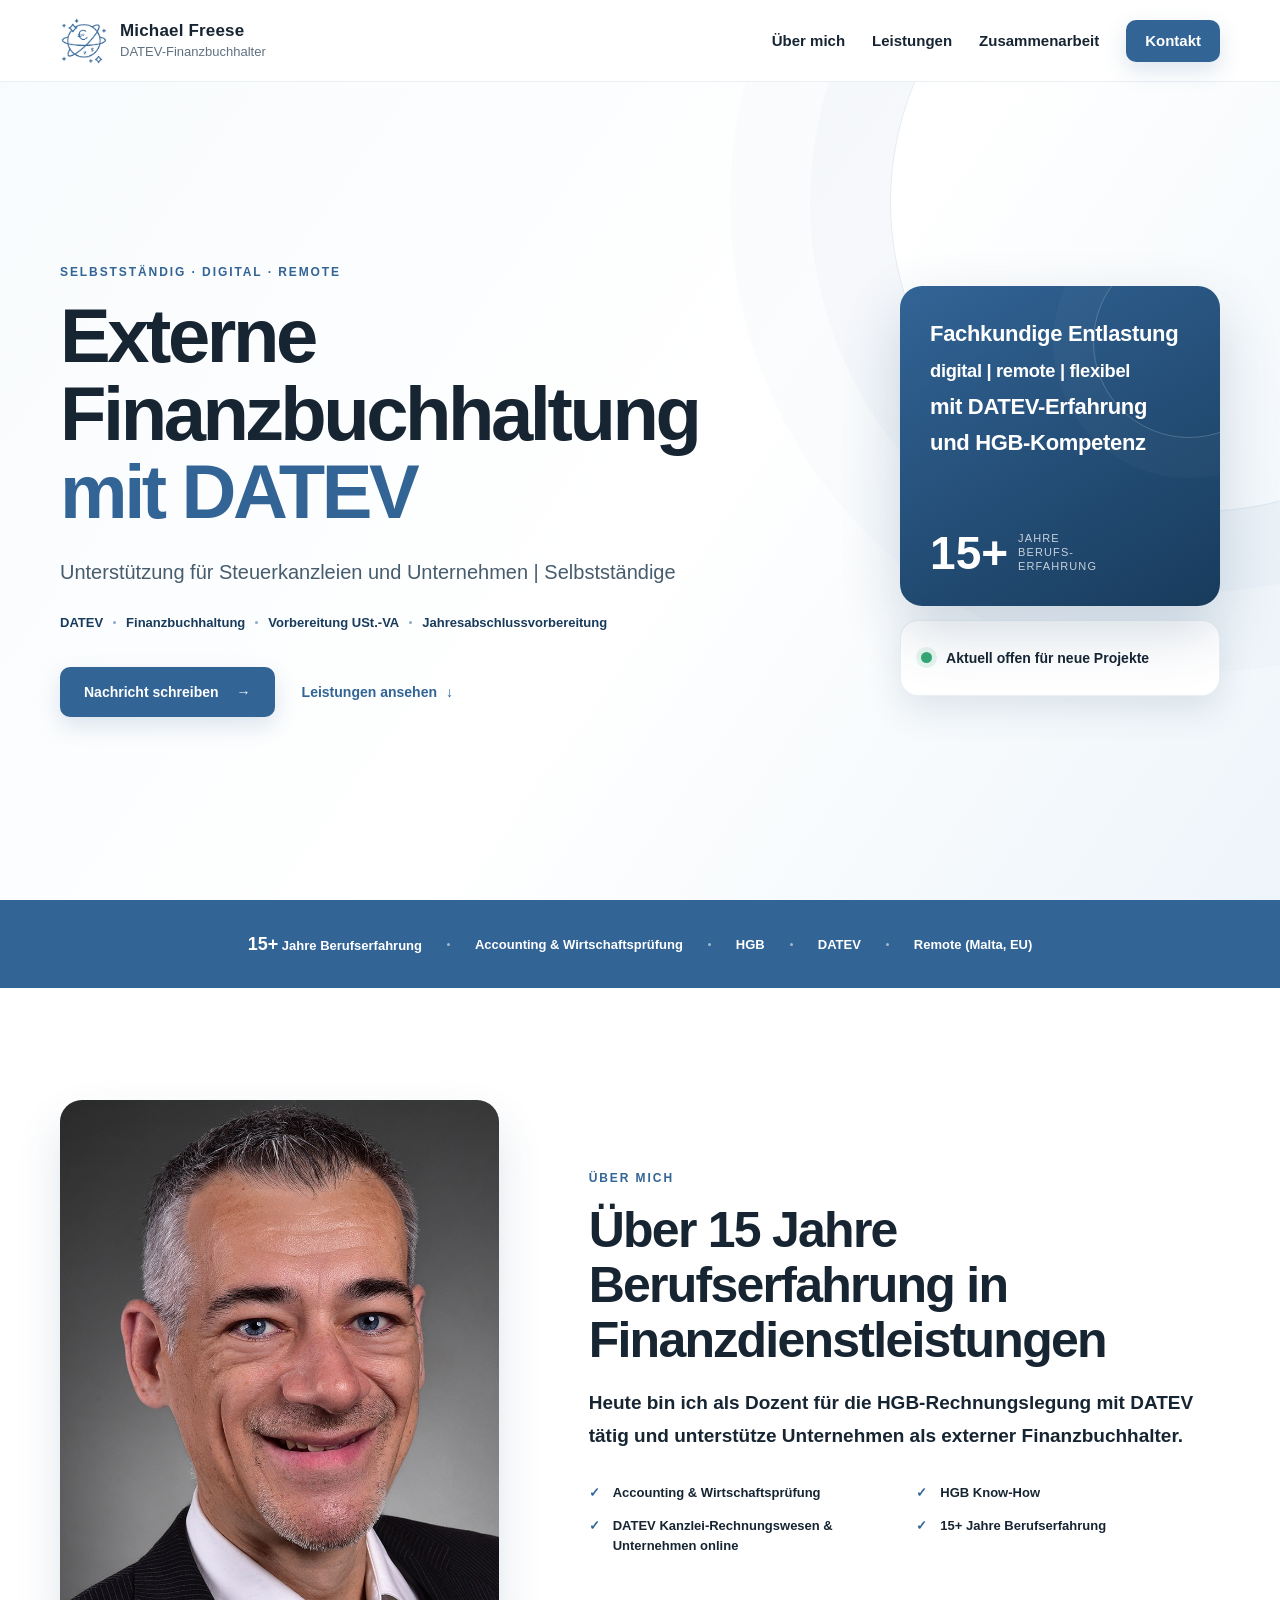
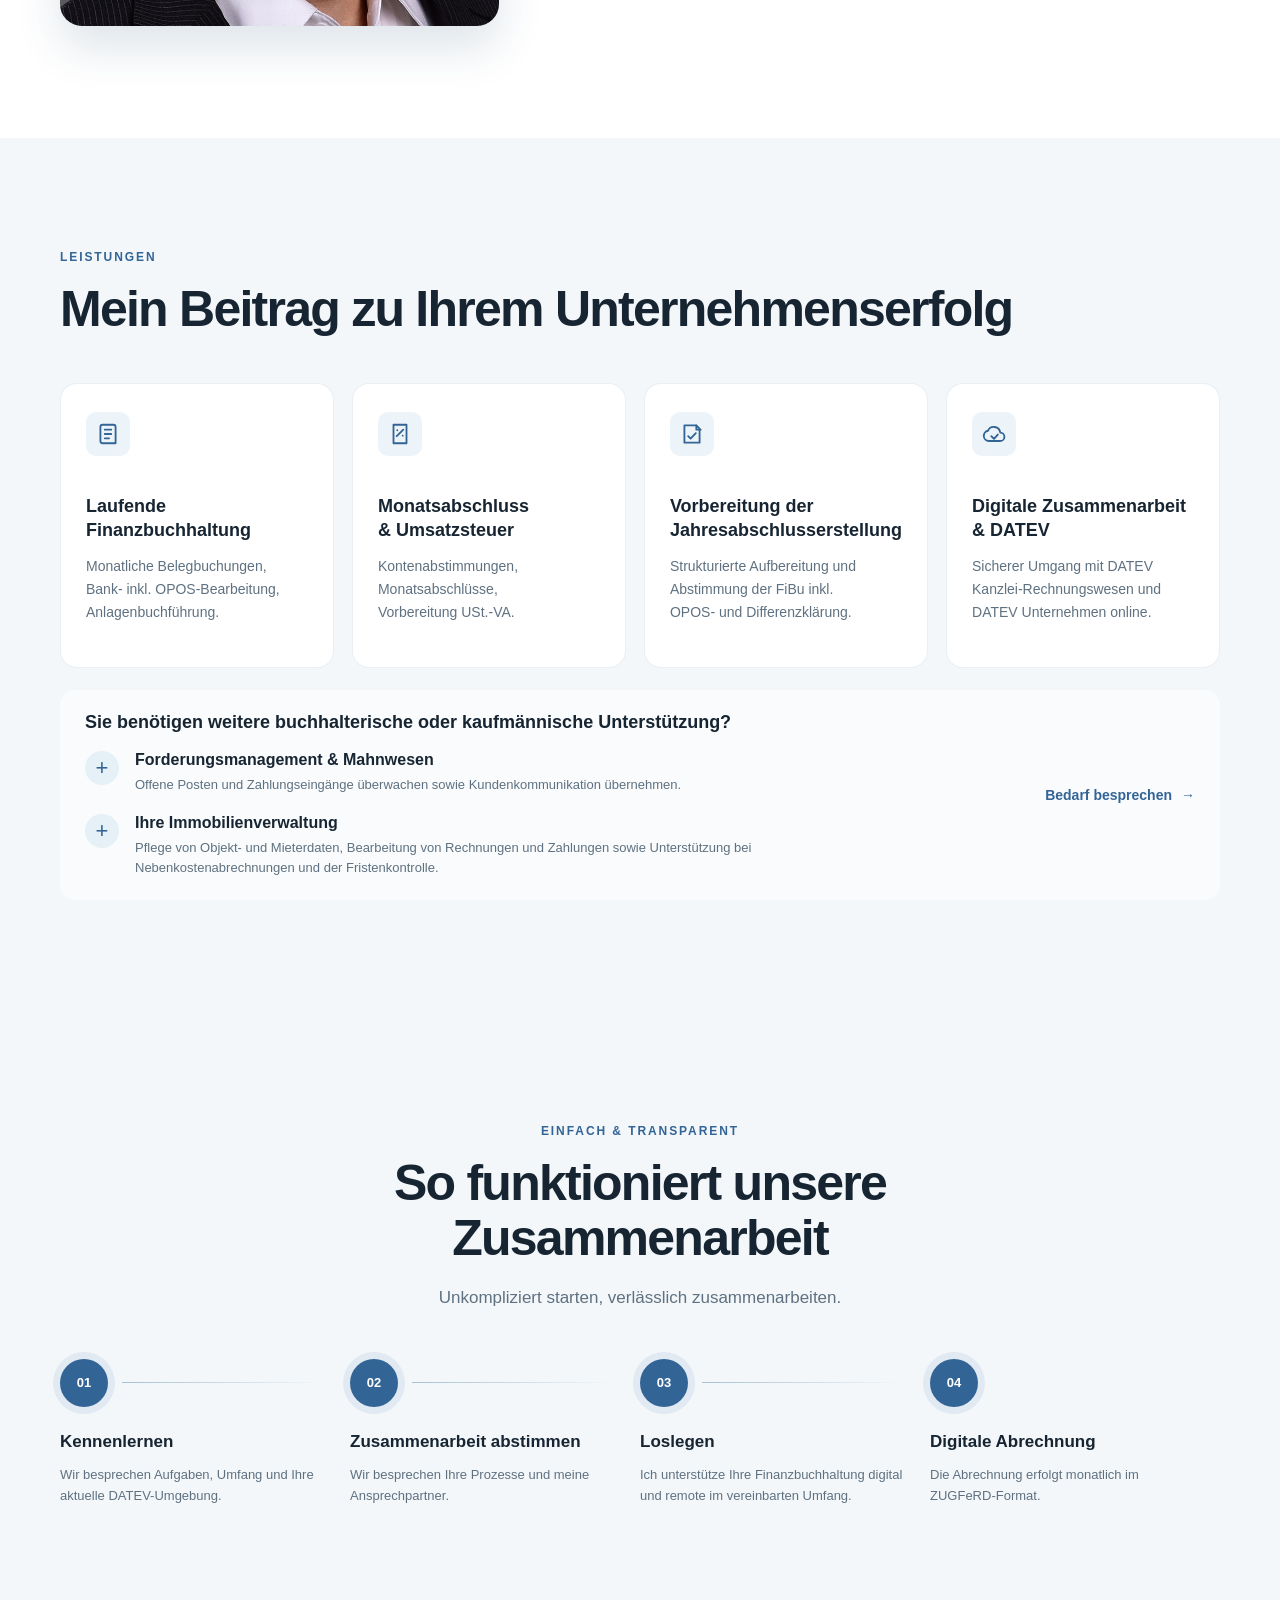
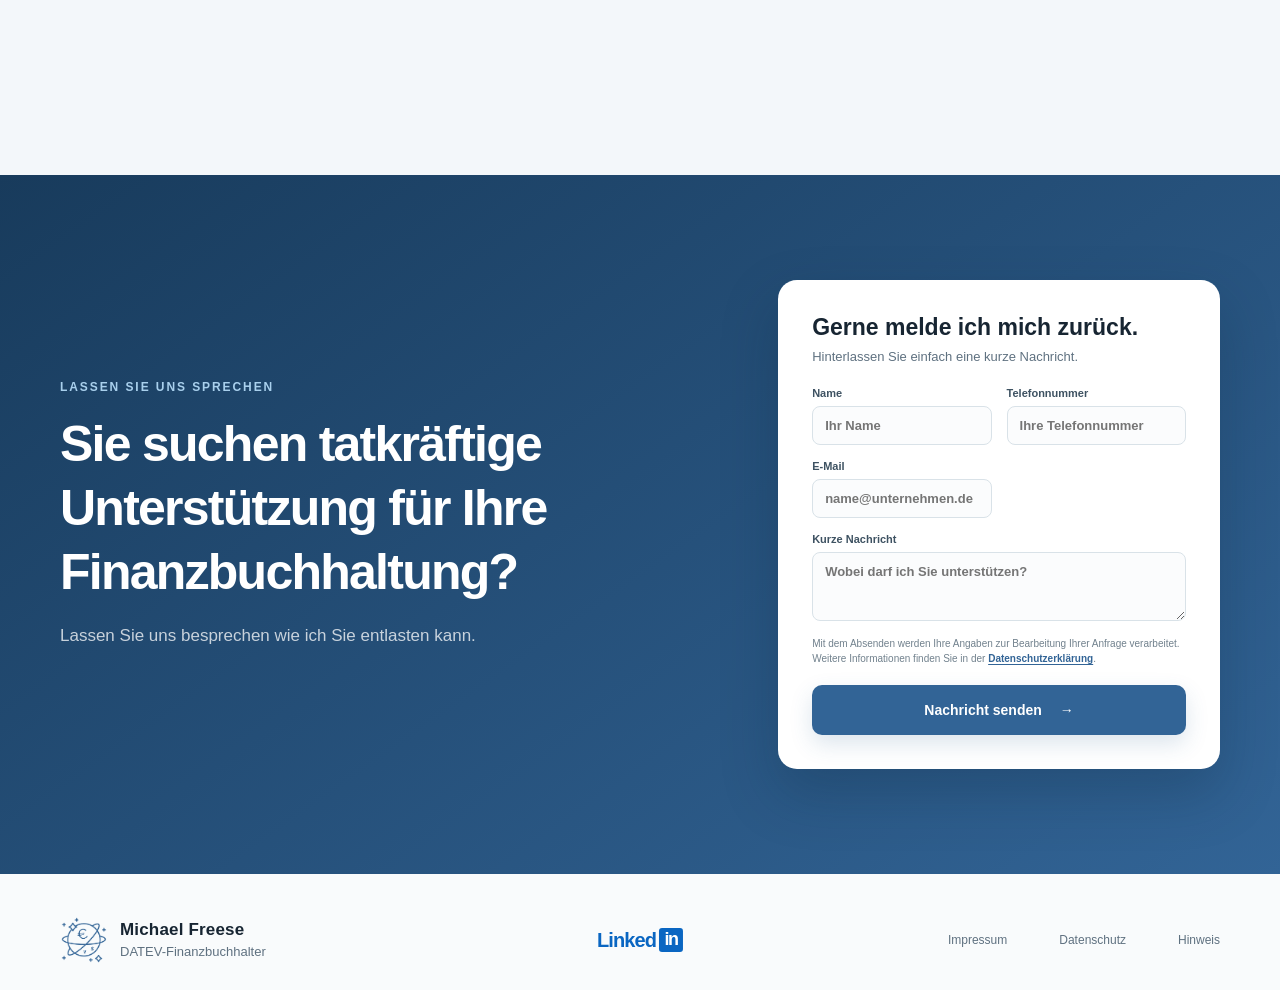
<file: index.html>
<!doctype html>
<html lang="de">
<head>
    <meta charset="utf-8">
  <meta name="viewport" content="width=device-width, initial-scale=1">
  <title>Michael Freese – DATEV-Finanzbuchhaltung</title>
  <meta name="description" content="Externe Finanzbuchhaltung mit DATEV – selbstständig, digital, remote und flexibel.">
  <link rel="icon" href="/favicon.ico">
  <link rel="stylesheet" href="styles.css">
  <style>
    #contact-form .button {
      box-sizing: border-box;
      border: 2px solid transparent;
      white-space: normal;
      text-align: center;
    }
    #contact-form .button[data-state="success"],
    #contact-form .button[data-state="success"]:hover {
      background: #edf4fa;
      color: #274f78;
      border-color: #274f78;
      opacity: 1;
      cursor: default;
      transform: none;
    }
    #contact-form .button[data-state="error"],
    #contact-form .button[data-state="error"]:hover {
      background: #fff0f0;
      color: #b42332;
      border-color: #b42332;
      opacity: 1;
      transform: none;
    }
    #contact-form .button[data-state="sending"] {
      opacity: 1;
      cursor: wait;
    }
    #contact-form .button-status-content {
      display: flex;
      justify-content: center;
      align-items: center;
      gap: 12px;
      width: 100%;
    }
    #contact-form .button-status-icon {
      display: inline-flex;
      justify-content: center;
      align-items: center;
      flex: 0 0 22px;
      width: 22px;
      height: 22px;
      box-sizing: border-box;
      border: 2px solid currentColor;
      border-radius: 50%;
      font-size: 15px;
      font-weight: 700;
      line-height: 1;
    }
    #contact-form .form-status {
      position: absolute;
      width: 1px;
      height: 1px;
      padding: 0;
      margin: -1px;
      overflow: hidden;
      clip: rect(0, 0, 0, 0);
      clip-path: inset(50%);
      white-space: nowrap;
      border: 0;
    }
  </style>
</head>
<body>
  <main>
    <header class="site-header">
      <a class="brand" href="#start" aria-label="Michael Freese – Startseite">
        <img class="brand-logo" src="michael-freese-logo.png" alt="" width="52" height="52">
        <span class="brand-copy"><strong>Michael Freese</strong><small>DATEV-Finanzbuchhalter</small></span>
      </a>
      <nav class="desktop-nav" aria-label="Hauptnavigation">
        <a href="#ueber-mich">Über mich</a>
        <a href="#leistungen">Leistungen</a>
        <a href="#zusammenarbeit">Zusammenarbeit</a>
        <a class="button button-small" href="#kontakt">Kontakt</a>
      </nav>
      <details class="mobile-nav">
        <summary aria-label="Menü öffnen"><span></span><span></span><span></span></summary>
        <div class="mobile-menu">
          <a href="#ueber-mich">Über mich</a>
          <a href="#leistungen">Leistungen</a>
          <a href="#zusammenarbeit">Zusammenarbeit</a>
          <a class="button" href="#kontakt">Kontakt</a>
        </div>
      </details>
    </header>

    <section class="hero" id="start">
      <div class="hero-glow" aria-hidden="true"></div>
      <div class="container hero-grid">
        <div class="hero-copy">
          <p class="eyebrow">Selbstständig · Digital · Remote</p>
          <h1>Externe Finanzbuchhaltung <span>mit DATEV</span></h1>
          <p class="hero-lead"><span class="hero-lead-main">Unterstützung für Steuerkanzleien und Unternehmen | Selbstständige</span></p>
          <div class="expertise-row" aria-label="Kernkompetenzen">
            <span>DATEV</span><i></i>
            <span>Finanzbuchhaltung</span><i></i>
            <span>Vorbereitung USt.-VA</span><i></i>
            <span>Jahresabschlussvorbereitung</span>
          </div>
          <div class="hero-actions">
            <a class="button" href="#kontakt">Nachricht schreiben <b aria-hidden="true">→</b></a>
            <a class="text-link" href="#leistungen">Leistungen ansehen <span>↓</span></a>
          </div>
        </div>

        <div class="hero-side">
          <aside class="hero-panel" aria-label="Leistungsversprechen">
            <p>Fachkundige Entlastung<br><small>digital | remote | flexibel</small><br>mit DATEV-Erfahrung<br>und HGB-Kompetenz</p>
            <div class="panel-seal"><span>15+</span><small>JAHRE<br>BERUFS-<br>ERFAHRUNG</small></div>
          </aside>
          <div class="capacity-card">
            <div class="availability"><span class="status-dot"></span><div><strong>Aktuell offen für neue Projekte</strong></div></div>
          </div>
        </div>
      </div>
    </section>

    <div class="trust-strip" id="ueber-mich">
      <div class="container">
        <span><b>15+</b> Jahre Berufserfahrung</span><i></i>
        <span>Accounting &amp; Wirtschaftsprüfung</span><i></i>
        <span>HGB</span><i></i>
        <span>DATEV</span><i></i>
        <span>Remote (Malta, EU)</span>
      </div>
    </div>

    <section class="section about">
      <div class="container about-grid">
        <figure class="portrait">
          <img src="michael-freese-portrait.jpg" alt="Michael Freese, selbstständiger DATEV-Finanzbuchhalter" width="799" height="1074">
        </figure>
        <div class="about-copy">
          <p class="eyebrow">Über mich</p>
          <h2>Über 15 Jahre Berufserfahrung in Finanzdienstleistungen</h2>
          <p class="about-lead">Heute bin ich als Dozent für die HGB-Rechnungslegung mit DATEV tätig und unterstütze Unternehmen als externer Finanzbuchhalter.</p>
          <div class="skill-list">
            <span>Accounting &amp; Wirtschaftsprüfung</span>
            <span>HGB Know-How</span>
            <span>DATEV Kanzlei-Rechnungswesen &amp; Unternehmen online</span>
            <span>15+ Jahre Berufserfahrung</span>
          </div>
        </div>
      </div>
    </section>

    <section class="section section-light" id="leistungen">
      <div class="container">
        <div class="section-heading service-heading">
          <p class="eyebrow">Leistungen</p>
          <h2>Mein Beitrag zu Ihrem Unternehmenserfolg</h2>
        </div>

        <div class="service-grid">
          <article class="service-card">
            <svg aria-hidden="true" class="service-icon" viewBox="0 0 24 24" fill="none" stroke="currentColor" stroke-width="1.7" stroke-linecap="round" stroke-linejoin="round"><path d="M7 3.5h10a2 2 0 0 1 2 2v15H7a2 2 0 0 1-2-2v-13a2 2 0 0 1 2-2Z"></path><path d="M9 8h6M9 12h6M9 16h4"></path></svg>
            <h3>Laufende Finanzbuchhaltung</h3>
            <p><span class="service-line">Monatliche Belegbuchungen,</span><span class="service-line">Bank- inkl. OPOS-Bearbeitung,</span><span class="service-line">Anlagenbuchführung.</span></p>
          </article>

          <article class="service-card">
            <svg aria-hidden="true" class="service-icon" viewBox="0 0 24 24" fill="none" stroke="currentColor" stroke-width="1.7" stroke-linecap="round" stroke-linejoin="round"><path d="M6 3.5h12v17H6z"></path><path d="m9 14 6-6M9.5 8.5h.01M14.5 13.5h.01"></path></svg>
            <h3>Monatsabschluss<br>&amp; Umsatzsteuer</h3>
            <p>Kontenabstimmungen, Monatsabschlüsse, <span class="nowrap">Vorbereitung USt.-VA.</span></p>
          </article>

          <article class="service-card">
            <svg aria-hidden="true" class="service-icon" viewBox="0 0 24 24" fill="none" stroke="currentColor" stroke-width="1.7" stroke-linecap="round" stroke-linejoin="round"><path d="M5 4h11l3 3v13H5z"></path><path d="M16 4v4h4M8.5 14l2.2 2.2 4.8-5"></path></svg>
            <h3>Vorbereitung der<br>Jahresabschlusserstellung</h3>
            <p>Strukturierte Aufbereitung und Abstimmung der FiBu inkl. <span class="nowrap">OPOS- und Differenzklärung.</span></p>
          </article>

          <article class="service-card">
            <svg aria-hidden="true" class="service-icon" viewBox="0 0 24 24" fill="none" stroke="currentColor" stroke-width="1.7" stroke-linecap="round" stroke-linejoin="round"><path d="M7.2 18.5h10.4a3.9 3.9 0 0 0 .2-7.8A6 6 0 0 0 6.4 9a4.8 4.8 0 0 0 .8 9.5Z"></path><path d="m9.5 14 2.5 2.5 3.5-4"></path></svg>
            <h3>Digitale Zusammenarbeit<br>&amp; DATEV</h3>
            <p>Sicherer Umgang mit DATEV Kanzlei-Rechnungswesen und DATEV Unternehmen online.</p>
          </article>
        </div>

        <div class="support-note">
          <div class="support-items">
            <h3 class="support-heading">Sie benötigen weitere buchhalterische oder kaufmännische Unterstützung?</h3>
            <div class="support-item"><span class="mini-icon">+</span><div><h3>Forderungsmanagement &amp; Mahnwesen</h3><p>Offene Posten und Zahlungseingänge überwachen sowie Kundenkommunikation übernehmen.</p></div></div>
            <div class="support-item"><span class="mini-icon">+</span><div><h3>Ihre Immobilienverwaltung</h3><p>Pflege von Objekt- und Mieterdaten, Bearbeitung von Rechnungen und Zahlungen sowie Unterstützung bei Nebenkostenabrechnungen und der Fristenkontrolle.</p></div></div>
          </div>
          <a class="text-link" href="#kontakt">Bedarf besprechen <span>→</span></a>
        </div>
      </div>
    </section>

    <section class="section process" id="zusammenarbeit">
      <div class="container">
        <div class="section-heading centered">
          <p class="eyebrow">Einfach &amp; transparent</p>
          <h2>So funktioniert unsere Zusammenarbeit</h2>
          <p>Unkompliziert starten, verlässlich zusammenarbeiten.</p>
        </div>
        <div class="process-grid">
          <article class="process-step"><div class="step-top"><span>01</span><i aria-hidden="true"></i></div><h3>Kennenlernen</h3><p>Wir besprechen Aufgaben, Umfang und Ihre aktuelle DATEV-Umgebung.</p></article>
          <article class="process-step"><div class="step-top"><span>02</span><i aria-hidden="true"></i></div><h3>Zusammenarbeit abstimmen</h3><p>Wir besprechen Ihre Prozesse und meine Ansprechpartner.</p></article>
          <article class="process-step"><div class="step-top"><span>03</span><i aria-hidden="true"></i></div><h3>Loslegen</h3><p>Ich unterstütze Ihre Finanzbuchhaltung digital und remote im vereinbarten Umfang.</p></article>
          <article class="process-step"><div class="step-top"><span>04</span></div><h3>Digitale Abrechnung</h3><p>Die Abrechnung erfolgt monatlich im ZUGFeRD-Format.</p></article>
        </div>
      </div>
    </section>

    <section class="contact-section" id="kontakt">
      <div class="container contact-grid">
        <div class="contact-copy">
          <p class="eyebrow light">Lassen Sie uns sprechen</p>
          <h2>Sie suchen tatkräftige Unterstützung für Ihre Finanzbuchhaltung?</h2>
          <p>Lassen Sie uns besprechen wie ich Sie entlasten kann.</p>
        </div>

        <div class="callback-card">
          <h3>Gerne melde ich mich zurück.</h3>
          <p>Hinterlassen Sie einfach eine kurze Nachricht.</p>
          <form id="contact-form" action="#" method="post" onsubmit="return false;">
            <label>Name<input name="name" required maxlength="120" autocomplete="name" placeholder="Ihr Name"></label>
            <label>Telefonnummer<input name="phone" type="tel" required minlength="3" maxlength="50" autocomplete="tel" placeholder="Ihre Telefonnummer"></label>
            <label>E-Mail<input name="email" type="email" maxlength="254" autocomplete="email" placeholder="name@unternehmen.de"></label>
            <label>Kurze Nachricht<textarea name="message" rows="3" required minlength="5" maxlength="2000" placeholder="Wobei darf ich Sie unterstützen?"></textarea></label>
            <label class="form-honeypot" aria-hidden="true">Firma<input name="company" tabindex="-1" autocomplete="off"></label>
            <p class="privacy-note">Mit dem Absenden werden Ihre Angaben zur Bearbeitung Ihrer Anfrage verarbeitet. Weitere Informationen finden Sie in der <a href="datenschutz.html">Datenschutzerklärung</a>.</p>
            <button class="button" type="submit">Nachricht senden <b aria-hidden="true">→</b></button>
            <p class="form-status" role="status" aria-live="polite" aria-atomic="true"></p>
            <noscript><p>Bitte aktivieren Sie JavaScript für das Kontaktformular oder schreiben Sie an <a href="mailto:finanzkosmos@gmail.com">finanzkosmos@gmail.com</a>.</p></noscript>
          </form>
        </div>
      </div>
    </section>

    <footer class="footer" id="rechtliches">
      <div class="container footer-main" data-footer-layout="linkedin-centered">
        <a class="brand footer-brand" href="#start"><img class="brand-logo" src="michael-freese-logo.png" alt="" width="52" height="52"><span class="brand-copy"><strong>Michael Freese</strong><small>DATEV-Finanzbuchhalter</small></span></a>
        <a class="linkedin-link" href="https://www.linkedin.com/in/finance-freese/" target="_blank" rel="noopener noreferrer" aria-label="LinkedIn-Profil von Michael Freese – öffnet in einem neuen Tab"><span class="linkedin-word" aria-hidden="true">Linked</span><span class="linkedin-in" aria-hidden="true">in</span></a>
        <nav class="footer-links" aria-label="Rechtliche Informationen"><a href="impressum.html">Impressum</a><a href="datenschutz.html">Datenschutz</a><a href="hinweis.html">Hinweis</a></nav>
      </div>
    </footer>
  </main>

  <script>
    (() => {
      const form = document.getElementById("contact-form");
      const status = form.querySelector(".form-status");
      const button = form.querySelector('button[type="submit"]');
      let sending = false;
      let sent = false;

      function showButtonState(state, text) {
        button.dataset.state = state;

        const content = document.createElement("span");
        content.className = "button-status-content";

        if (state === "success" || state === "error") {
          const icon = document.createElement("span");
          icon.className = "button-status-icon";
          icon.setAttribute("aria-hidden", "true");
          icon.textContent = state === "success" ? "✓" : "!";
          content.appendChild(icon);
        }

        const label = document.createElement("span");
        label.textContent = text;
        content.appendChild(label);
        button.replaceChildren(content);

        status.textContent = text;
        button.disabled = sending || sent;
      }

      form.addEventListener("submit", async (event) => {
        event.preventDefault();
        if (sending || sent) return;

        const fields = new FormData(form);
        const payload = {};

        for (const key of ["name", "phone", "email", "message", "company"]) {
          payload[key] = String(fields.get(key) || "").trim();
        }

        if (
          !payload.name ||
          payload.name.length > 120 ||
          payload.phone.length < 3 ||
          payload.phone.length > 50 ||
          payload.message.length < 5 ||
          payload.message.length > 2000 ||
          (payload.email && (
            payload.email.length > 254 ||
            !/^[^\s@]+@[^\s@]+\.[^\s@]+$/.test(payload.email)
          ))
        ) {
          showButtonState("error", "Bitte Eingaben prüfen");
          return;
        }

        sending = true;
        form.setAttribute("aria-busy", "true");
        showButtonState("sending", "Nachricht wird gesendet …");

        const controller = new AbortController();
        const timeout = setTimeout(() => controller.abort(), 20000);

        try {
          const response = await fetch(
            "https://remote-accountant-contact.freese-michael.workers.dev/api/contact",
            {
              method: "POST",
              credentials: "omit",
              headers: { "Content-Type": "application/json" },
              body: JSON.stringify(payload),
              signal: controller.signal
            }
          );

          const result = await response.json();

          if (!response.ok || result.ok !== true) {
            throw new Error("Versand fehlgeschlagen");
          }

          sent = true;
          form.reset();
          showButtonState("success", "Nachricht erfolgreich gesendet");
        } catch {
          showButtonState("error", "Versand fehlgeschlagen");
        } finally {
          clearTimeout(timeout);
          sending = false;
          button.disabled = sent;
          form.removeAttribute("aria-busy");
        }
      });
    })();
  </script>
</body>
</html>
</file>
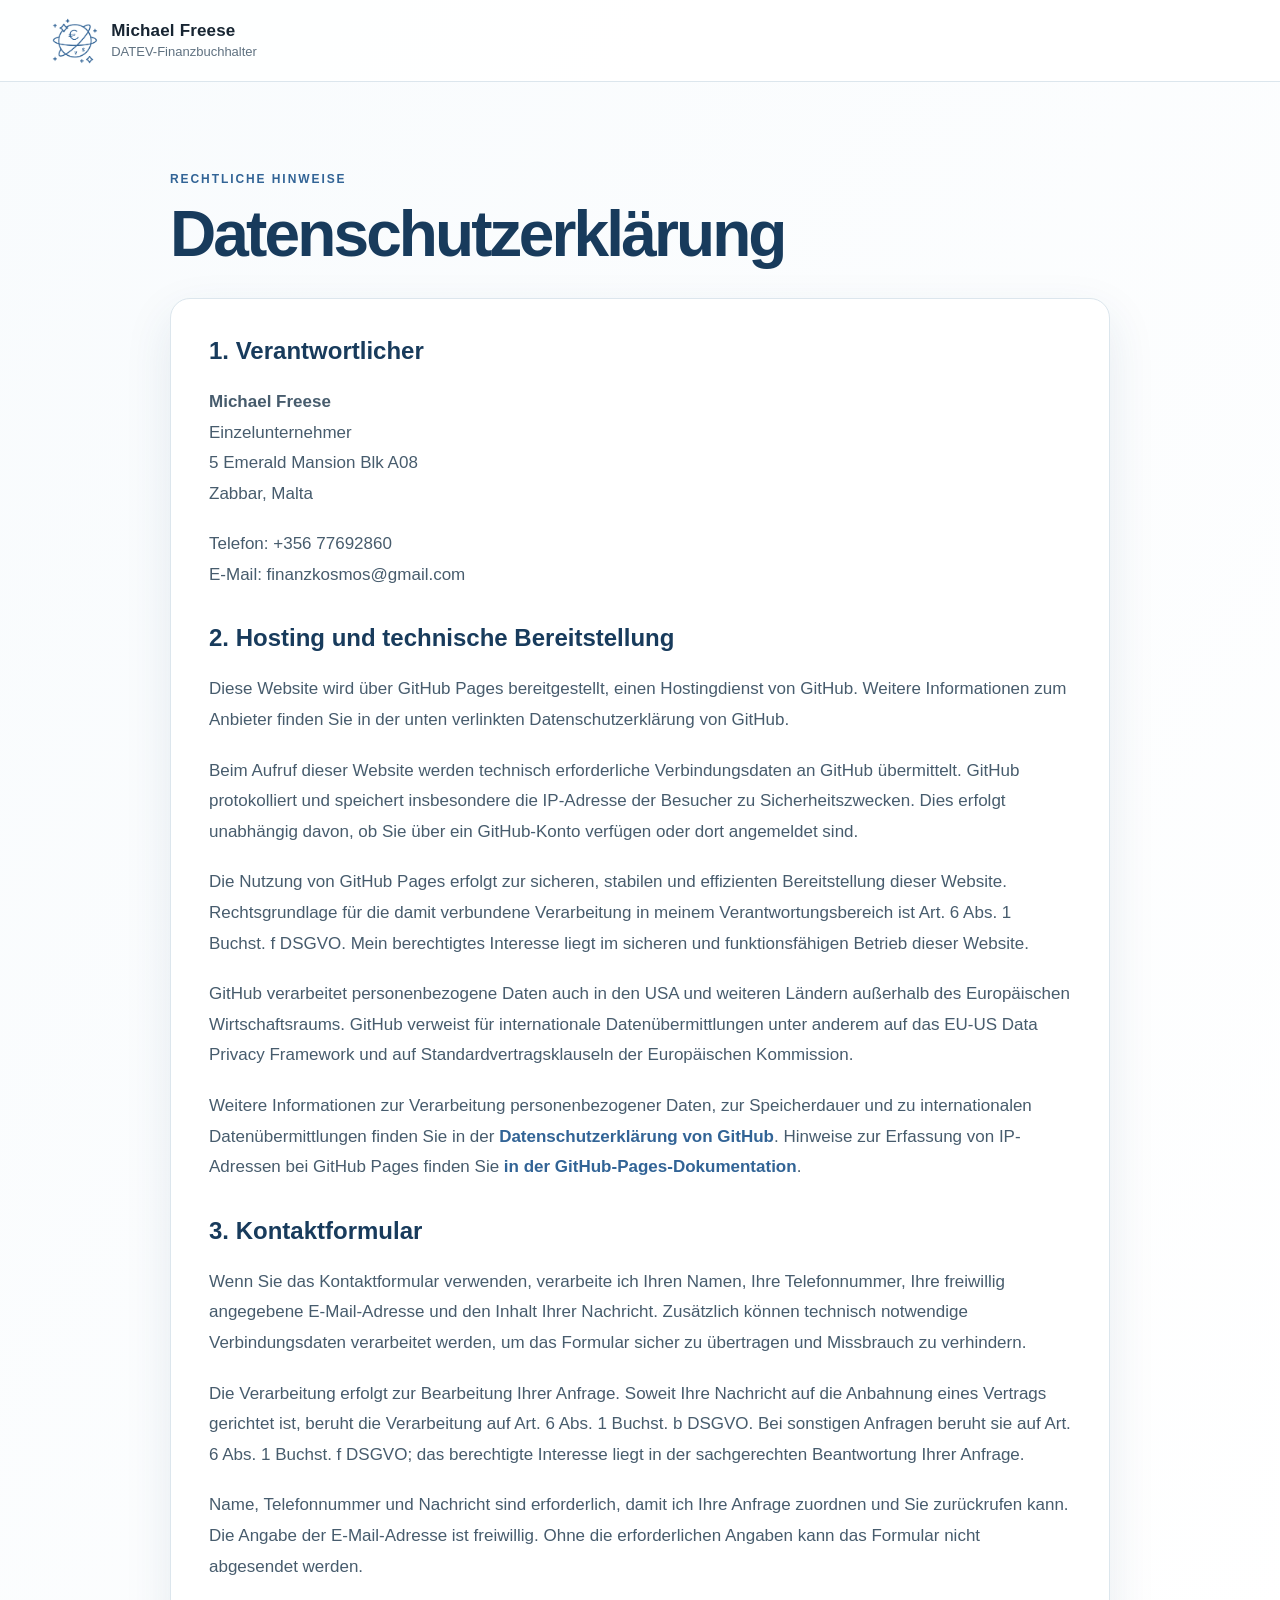
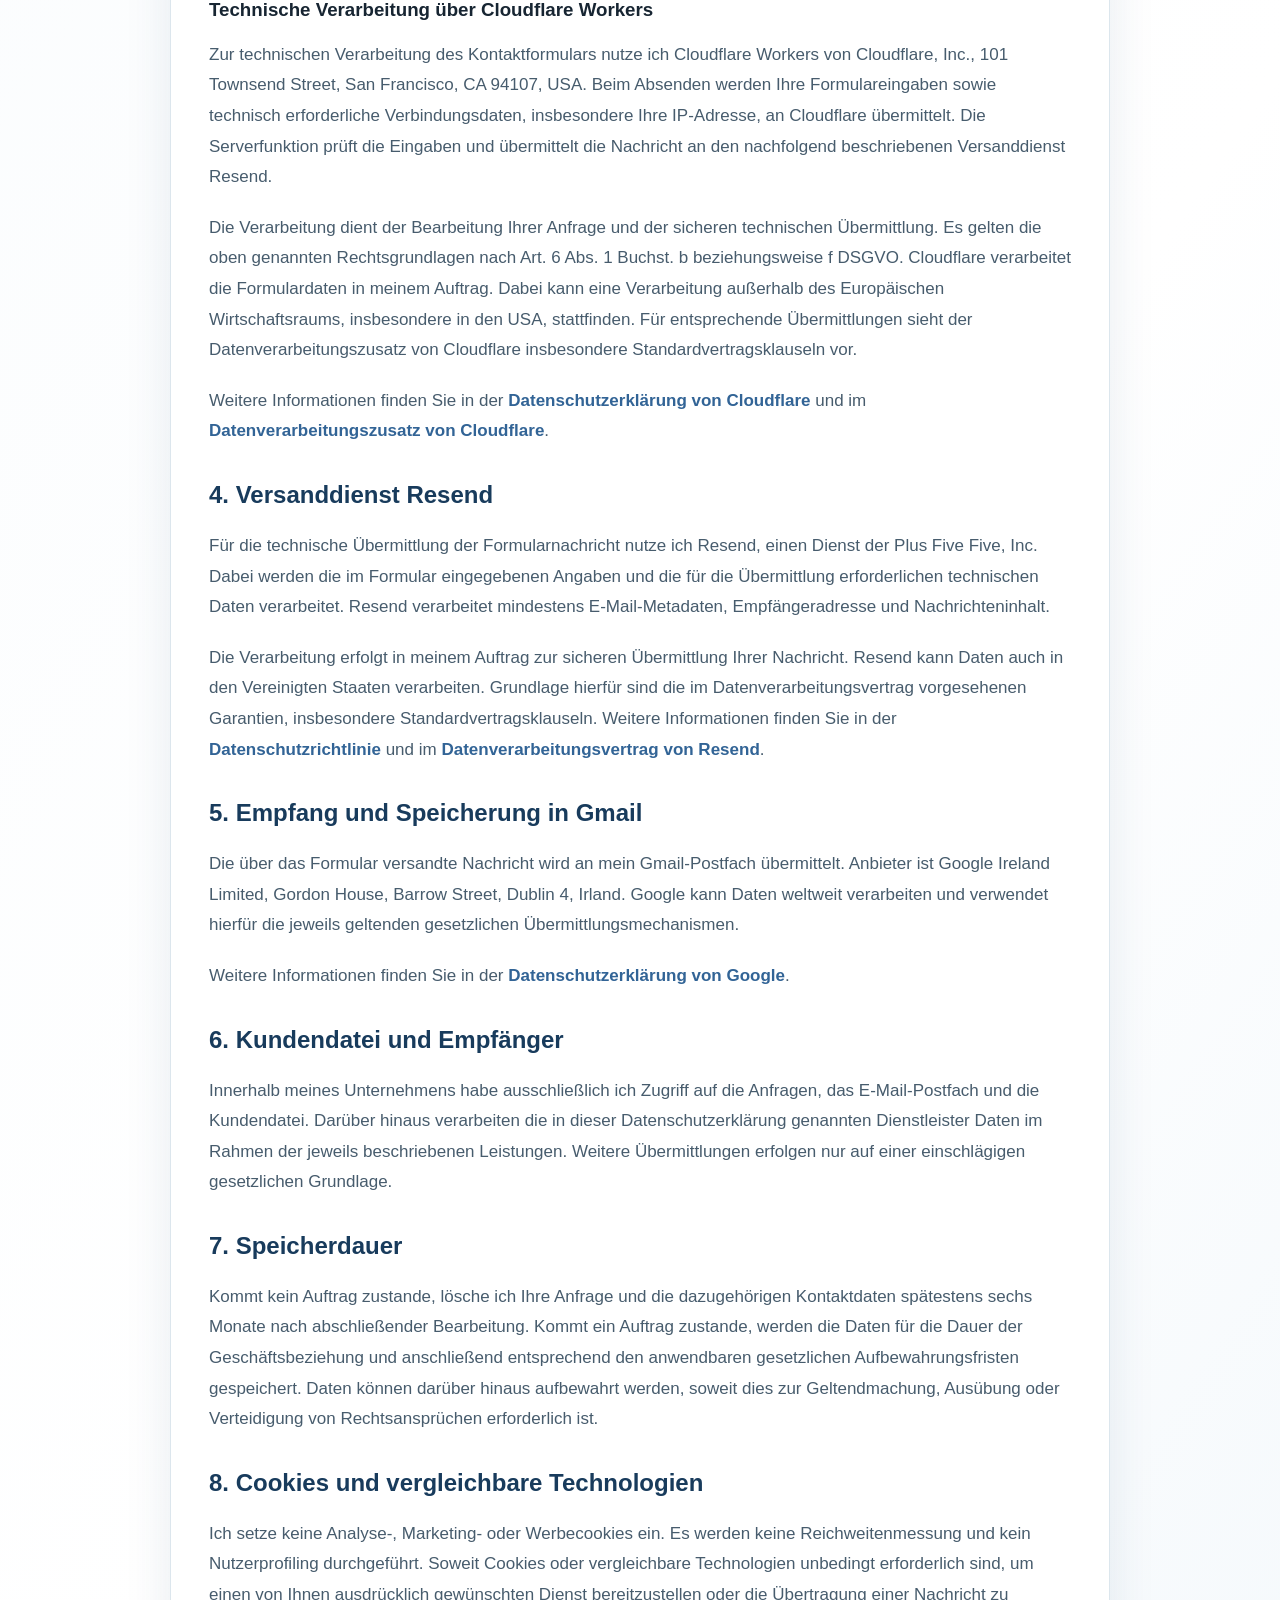
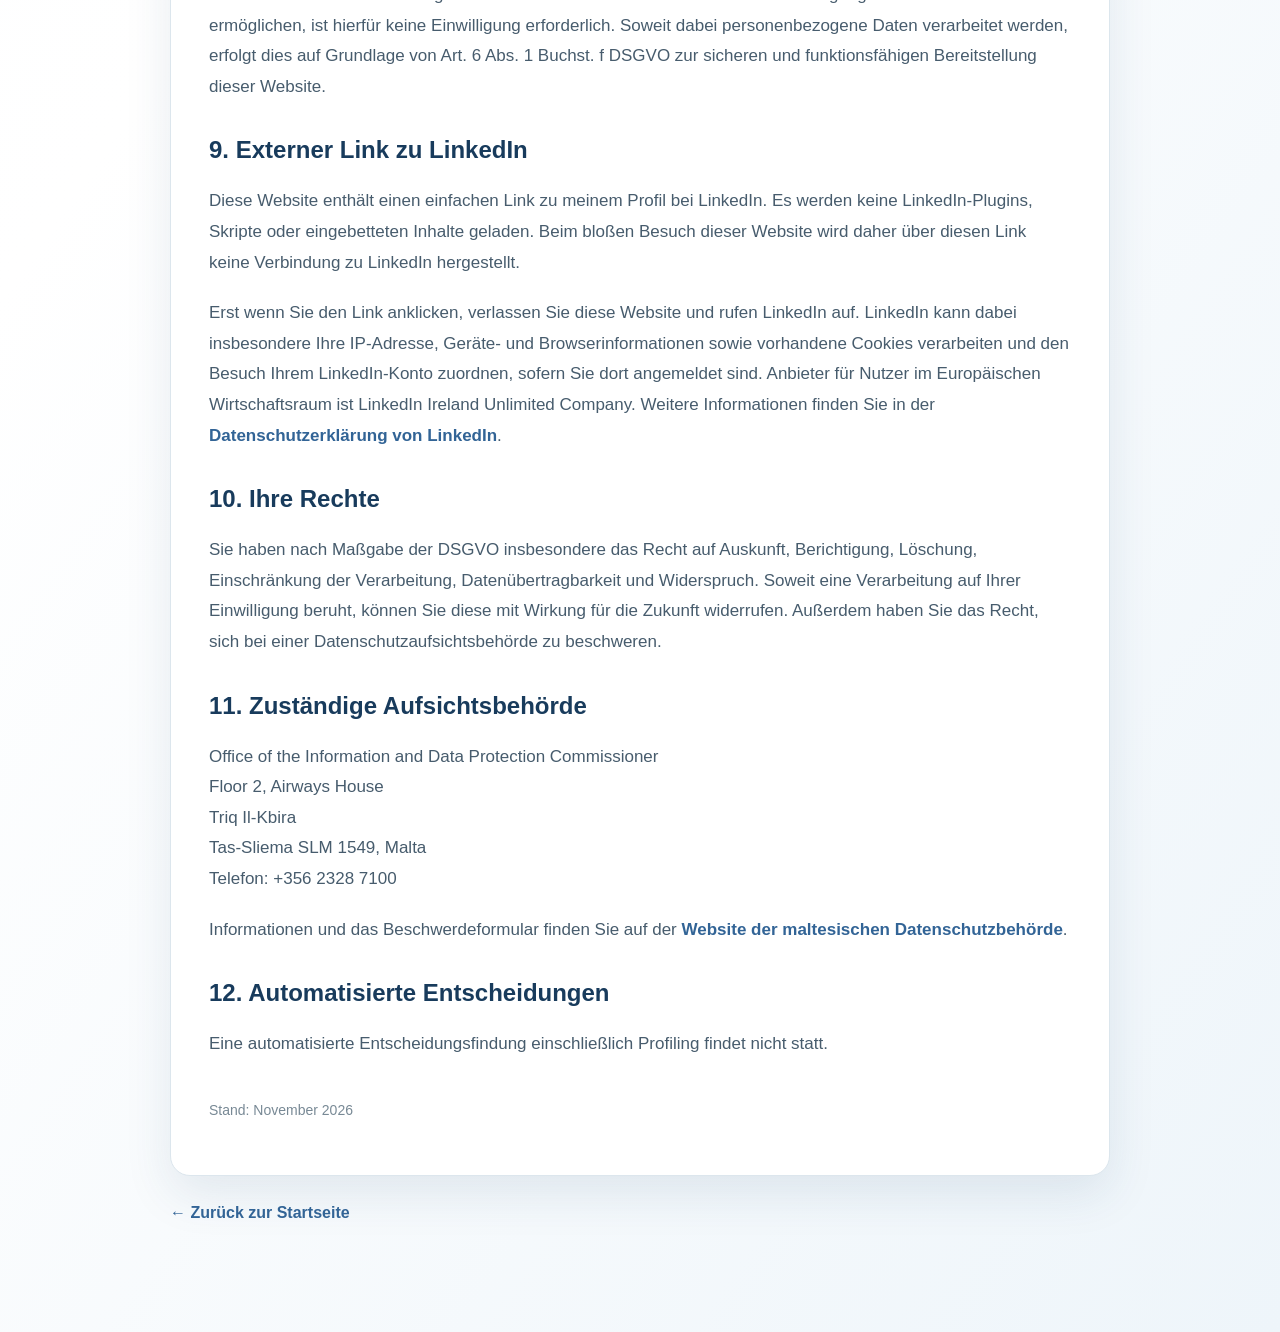
<file: datenschutz.html>
<!doctype html>
<html lang="de">
<head>
  <meta charset="utf-8">
  <meta name="viewport" content="width=device-width, initial-scale=1">
  <title>Datenschutz | Michael Freese</title>
  <link rel="icon" href="/favicon.ico">
  <link rel="stylesheet" href="styles.css">
</head>
<body>
  <main class="legal-page">
    <header class="legal-page-header">
      <a class="brand" href="index.html" aria-label="Zur Startseite">
        <img class="brand-logo" src="michael-freese-logo.png" alt="" width="52" height="52">
        <span class="brand-copy"><strong>Michael Freese</strong><small>DATEV-Finanzbuchhalter</small></span>
      </a>
    </header>
    <section class="legal-page-content legal-page-content-wide">
      <p class="eyebrow">Rechtliche Hinweise</p>
      <h1>Datenschutzerklärung</h1>
      <div class="legal-card">
        <h2>1. Verantwortlicher</h2>
        <p><strong>Michael Freese</strong><br>Einzelunternehmer<br>5 Emerald Mansion Blk A08<br>Zabbar, Malta</p>
        <p>Telefon: +356 77692860<br>E-Mail: finanzkosmos@gmail.com</p>

        <h2>2. Hosting und technische Bereitstellung</h2>
        <p> Diese Website wird über GitHub Pages bereitgestellt, einen Hostingdienst von GitHub. Weitere Informationen zum Anbieter finden Sie in der unten verlinkten Datenschutzerklärung von GitHub.</p>
        <p> Beim Aufruf dieser Website werden technisch erforderliche Verbindungsdaten an GitHub übermittelt. GitHub protokolliert und speichert insbesondere die IP-Adresse der Besucher zu Sicherheitszwecken. Dies erfolgt unabhängig davon, ob Sie über ein GitHub-Konto verfügen oder dort angemeldet sind.</p>

        <p> Die Nutzung von GitHub Pages erfolgt zur sicheren, stabilen und effizienten Bereitstellung dieser Website. Rechtsgrundlage für die damit verbundene Verarbeitung in meinem Verantwortungsbereich ist Art. 6 Abs. 1 Buchst. f DSGVO. Mein berechtigtes Interesse liegt im sicheren und funktionsfähigen Betrieb dieser Website.</p>
        <p> GitHub verarbeitet personenbezogene Daten auch in den USA und weiteren Ländern außerhalb des Europäischen Wirtschaftsraums. GitHub verweist für internationale Datenübermittlungen unter anderem auf das EU-US Data Privacy Framework und auf Standardvertragsklauseln der Europäischen Kommission.</p>

        <p> Weitere Informationen zur Verarbeitung personenbezogener Daten, zur Speicherdauer und zu internationalen Datenübermittlungen finden Sie in der <a href="https://docs.github.com/en/site-policy/privacy-policies/github-general-privacy-statement" target="_blank" rel="noopener noreferrer">Datenschutzerklärung von GitHub</a>. Hinweise zur Erfassung von IP-Adressen bei GitHub Pages finden Sie <a href="https://docs.github.com/en/pages/getting-started-with-github-pages/what-is-github-pages#data-collection" target="_blank" rel="noopener noreferrer">in der GitHub-Pages-Dokumentation</a>.</p> 
   
        <h2>3. Kontaktformular</h2>
        <p>Wenn Sie das Kontaktformular verwenden, verarbeite ich Ihren Namen, Ihre Telefonnummer, Ihre freiwillig angegebene E-Mail-Adresse und den Inhalt Ihrer Nachricht. Zusätzlich können technisch notwendige Verbindungsdaten verarbeitet werden, um das Formular sicher zu übertragen und Missbrauch zu verhindern.</p>
        <p>Die Verarbeitung erfolgt zur Bearbeitung Ihrer Anfrage. Soweit Ihre Nachricht auf die Anbahnung eines Vertrags gerichtet ist, beruht die Verarbeitung auf Art. 6 Abs. 1 Buchst. b DSGVO. Bei sonstigen Anfragen beruht sie auf Art. 6 Abs. 1 Buchst. f DSGVO; das berechtigte Interesse liegt in der sachgerechten Beantwortung Ihrer Anfrage.</p>
        <p>Name, Telefonnummer und Nachricht sind erforderlich, damit ich Ihre Anfrage zuordnen und Sie zurückrufen kann. Die Angabe der E-Mail-Adresse ist freiwillig. Ohne die erforderlichen Angaben kann das Formular nicht abgesendet werden.</p>

        <h3>Technische Verarbeitung über Cloudflare Workers</h3>
        <p>Zur technischen Verarbeitung des Kontaktformulars nutze ich Cloudflare Workers von Cloudflare, Inc., 101 Townsend Street, San Francisco, CA 94107, USA. Beim Absenden werden Ihre Formulareingaben sowie technisch erforderliche Verbindungsdaten, insbesondere Ihre IP-Adresse, an Cloudflare übermittelt. Die Serverfunktion prüft die Eingaben und übermittelt die Nachricht an den nachfolgend beschriebenen Versanddienst Resend.</p>
        <p>Die Verarbeitung dient der Bearbeitung Ihrer Anfrage und der sicheren technischen Übermittlung. Es gelten die oben genannten Rechtsgrundlagen nach Art. 6 Abs. 1 Buchst. b beziehungsweise f DSGVO. Cloudflare verarbeitet die Formulardaten in meinem Auftrag. Dabei kann eine Verarbeitung außerhalb des Europäischen Wirtschaftsraums, insbesondere in den USA, stattfinden. Für entsprechende Übermittlungen sieht der Datenverarbeitungszusatz von Cloudflare insbesondere Standardvertragsklauseln vor.</p>
        <p>Weitere Informationen finden Sie in der <a href="https://www.cloudflare.com/privacypolicy/" target="_blank" rel="noopener noreferrer">Datenschutzerklärung von Cloudflare</a> und im <a href="https://www.cloudflare.com/cloudflare-customer-dpa/" target="_blank" rel="noopener noreferrer">Datenverarbeitungszusatz von Cloudflare</a>.</p>
        
        <h2>4. Versanddienst Resend</h2>
        <p>Für die technische Übermittlung der Formularnachricht nutze ich Resend, einen Dienst der Plus Five Five, Inc. Dabei werden die im Formular eingegebenen Angaben und die für die Übermittlung erforderlichen technischen Daten verarbeitet. Resend verarbeitet mindestens E-Mail-Metadaten, Empfängeradresse und Nachrichteninhalt.</p>
        <p>Die Verarbeitung erfolgt in meinem Auftrag zur sicheren Übermittlung Ihrer Nachricht. Resend kann Daten auch in den Vereinigten Staaten verarbeiten. Grundlage hierfür sind die im Datenverarbeitungsvertrag vorgesehenen Garantien, insbesondere Standardvertragsklauseln. Weitere Informationen finden Sie in der <a href="https://resend.com/legal/privacy-policy" target="_blank" rel="noreferrer">Datenschutzrichtlinie</a> und im <a href="https://resend.com/legal/dpa" target="_blank" rel="noreferrer">Datenverarbeitungsvertrag von Resend</a>.</p>

        <h2>5. Empfang und Speicherung in Gmail</h2>
        <p>Die über das Formular versandte Nachricht wird an mein Gmail-Postfach übermittelt. Anbieter ist Google Ireland Limited, Gordon House, Barrow Street, Dublin 4, Irland. Google kann Daten weltweit verarbeiten und verwendet hierfür die jeweils geltenden gesetzlichen Übermittlungsmechanismen.</p>
        <p>Weitere Informationen finden Sie in der <a href="https://policies.google.com/privacy?hl=de" target="_blank" rel="noreferrer">Datenschutzerklärung von Google</a>.</p>

        <h2>6. Kundendatei und Empfänger</h2>
        <p>Innerhalb meines Unternehmens habe ausschließlich ich Zugriff auf die Anfragen, das E-Mail-Postfach und die Kundendatei. Darüber hinaus verarbeiten die in dieser Datenschutzerklärung genannten Dienstleister Daten im Rahmen der jeweils beschriebenen Leistungen. Weitere Übermittlungen erfolgen nur auf einer einschlägigen gesetzlichen Grundlage.</p>

        <h2>7. Speicherdauer</h2>
        <p>Kommt kein Auftrag zustande, lösche ich Ihre Anfrage und die dazugehörigen Kontaktdaten spätestens sechs Monate nach abschließender Bearbeitung. Kommt ein Auftrag zustande, werden die Daten für die Dauer der Geschäftsbeziehung und anschließend entsprechend den anwendbaren gesetzlichen Aufbewahrungsfristen gespeichert. Daten können darüber hinaus aufbewahrt werden, soweit dies zur Geltendmachung, Ausübung oder Verteidigung von Rechtsansprüchen erforderlich ist.</p>

        <h2>8. Cookies und vergleichbare Technologien</h2>
        <p>Ich setze keine Analyse-, Marketing- oder Werbecookies ein. Es werden keine Reichweitenmessung und kein Nutzerprofiling durchgeführt. Soweit Cookies oder vergleichbare Technologien unbedingt erforderlich sind, um einen von Ihnen ausdrücklich gewünschten Dienst bereitzustellen oder die Übertragung einer Nachricht zu ermöglichen, ist hierfür keine Einwilligung erforderlich. Soweit dabei personenbezogene Daten verarbeitet werden, erfolgt dies auf Grundlage von Art. 6 Abs. 1 Buchst. f DSGVO zur sicheren und funktionsfähigen Bereitstellung dieser Website.</p>

        <h2>9. Externer Link zu LinkedIn</h2>
        <p>Diese Website enthält einen einfachen Link zu meinem Profil bei LinkedIn. Es werden keine LinkedIn-Plugins, Skripte oder eingebetteten Inhalte geladen. Beim bloßen Besuch dieser Website wird daher über diesen Link keine Verbindung zu LinkedIn hergestellt.</p>
        <p>Erst wenn Sie den Link anklicken, verlassen Sie diese Website und rufen LinkedIn auf. LinkedIn kann dabei insbesondere Ihre IP-Adresse, Geräte- und Browserinformationen sowie vorhandene Cookies verarbeiten und den Besuch Ihrem LinkedIn-Konto zuordnen, sofern Sie dort angemeldet sind. Anbieter für Nutzer im Europäischen Wirtschaftsraum ist LinkedIn Ireland Unlimited Company. Weitere Informationen finden Sie in der <a href="https://www.linkedin.com/legal/privacy-policy" target="_blank" rel="noopener noreferrer">Datenschutzerklärung von LinkedIn</a>.</p>

        <h2>10. Ihre Rechte</h2>
        <p>Sie haben nach Maßgabe der DSGVO insbesondere das Recht auf Auskunft, Berichtigung, Löschung, Einschränkung der Verarbeitung, Datenübertragbarkeit und Widerspruch. Soweit eine Verarbeitung auf Ihrer Einwilligung beruht, können Sie diese mit Wirkung für die Zukunft widerrufen. Außerdem haben Sie das Recht, sich bei einer Datenschutzaufsichtsbehörde zu beschweren.</p>

        <h2>11. Zuständige Aufsichtsbehörde</h2>
        <p>Office of the Information and Data Protection Commissioner<br>Floor 2, Airways House<br>Triq Il-Kbira<br>Tas-Sliema SLM 1549, Malta<br>Telefon: +356 2328 7100</p>
        <p>Informationen und das Beschwerdeformular finden Sie auf der <a href="https://idpc.org.mt/file-a-complaint/" target="_blank" rel="noreferrer">Website der maltesischen Datenschutzbehörde</a>.</p>

        <h2>12. Automatisierte Entscheidungen</h2>
        <p>Eine automatisierte Entscheidungsfindung einschließlich Profiling findet nicht statt.</p>

        <p class="legal-updated">Stand: November 2026</p>
      </div>
      <a class="legal-back" href="index.html">← Zurück zur Startseite</a>
    </section>
  </main>
</body>
</html>
</file>
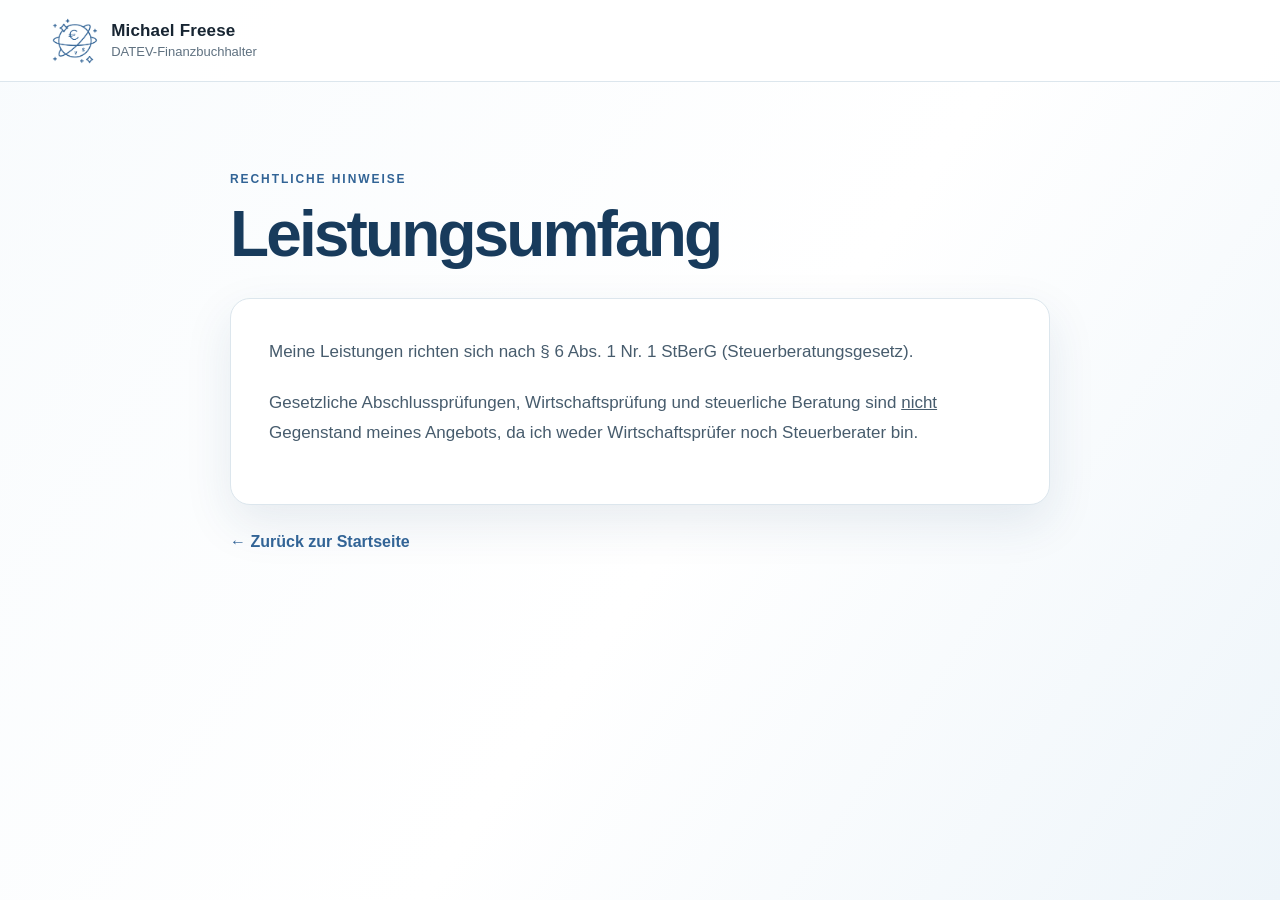
<file: hinweis.html>
<!doctype html>
<html lang="de">
<head>
  <meta charset="utf-8">
  <meta name="viewport" content="width=device-width, initial-scale=1">
  <title>Leistungsumfang | Michael Freese</title>
  <link rel="icon" href="/favicon.ico">
  <link rel="stylesheet" href="styles.css">
</head>
<body>
  <main class="legal-page">
    <header class="legal-page-header">
      <a class="brand" href="index.html" aria-label="Zur Startseite">
        <img class="brand-logo" src="michael-freese-logo.png" alt="" width="52" height="52">
        <span class="brand-copy"><strong>Michael Freese</strong><small>DATEV-Finanzbuchhalter</small></span>
      </a>
    </header>
    <section class="legal-page-content">
      <p class="eyebrow">Rechtliche Hinweise</p>
      <h1>Leistungsumfang</h1>
      <div class="legal-card">
        <p>Meine Leistungen richten sich nach § 6 Abs. 1 Nr. 1 StBerG (Steuerberatungsgesetz).</p>
        <p>Gesetzliche Abschlussprüfungen, Wirtschaftsprüfung und steuerliche Beratung sind <u>nicht</u> Gegenstand meines Angebots, da ich weder Wirtschaftsprüfer noch Steuerberater bin.</p>
      </div>
      <a class="legal-back" href="index.html">← Zurück zur Startseite</a>
    </section>
  </main>
</body>
</html>
</file>
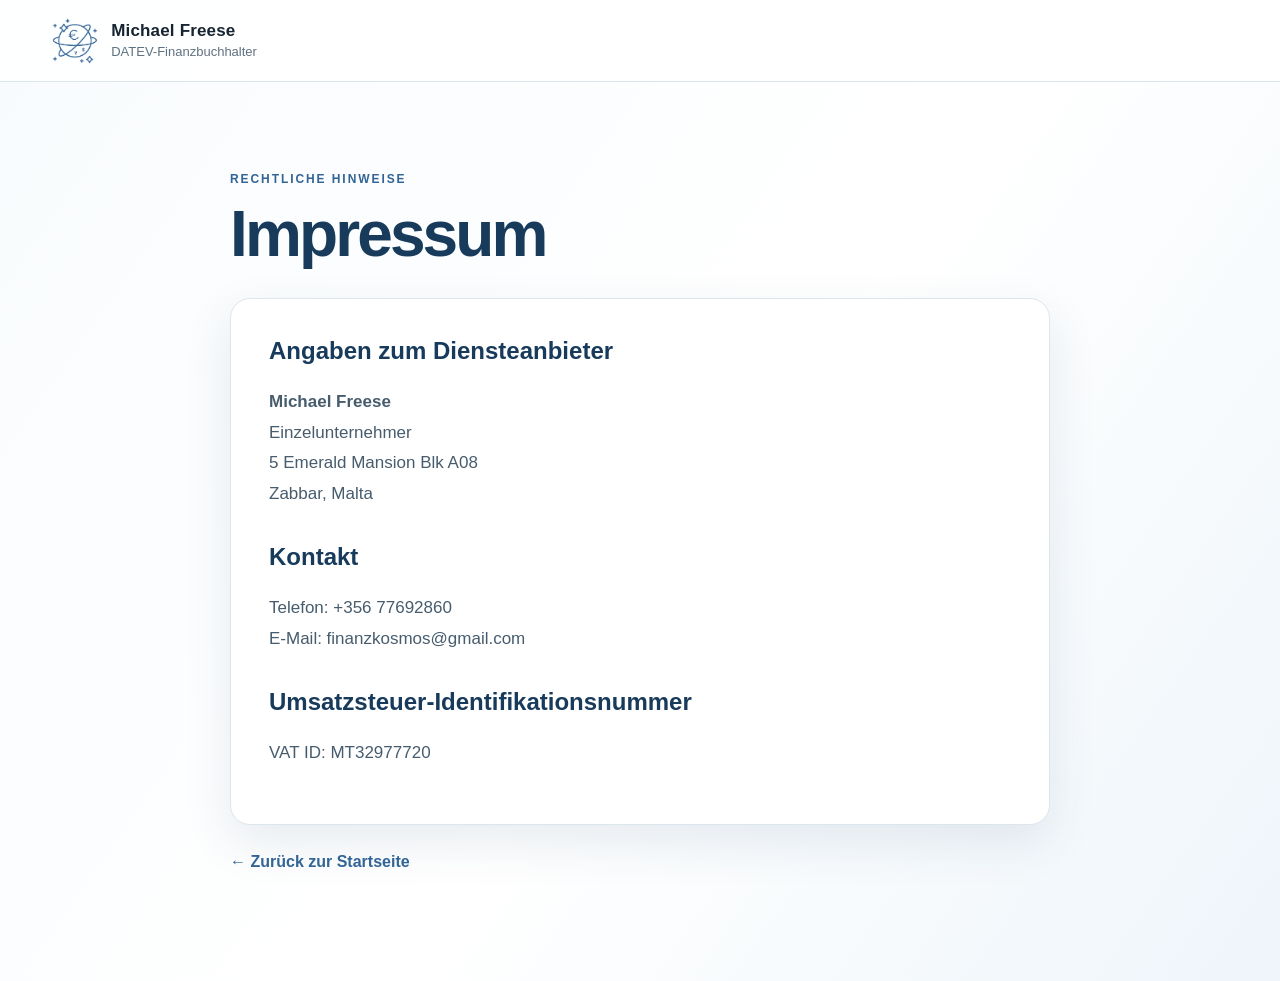
<file: impressum.html>
<!doctype html>
<html lang="de">
<head>
  <meta charset="utf-8">
  <meta name="viewport" content="width=device-width, initial-scale=1">
  <title>Impressum | Michael Freese</title>
  <link rel="icon" href="/favicon.ico">
  <link rel="stylesheet" href="styles.css">
</head>
<body>
  <main class="legal-page">
    <header class="legal-page-header">
      <a class="brand" href="index.html" aria-label="Zur Startseite">
        <img class="brand-logo" src="michael-freese-logo.png" alt="" width="52" height="52">
        <span class="brand-copy"><strong>Michael Freese</strong><small>DATEV-Finanzbuchhalter</small></span>
      </a>
    </header>
    <section class="legal-page-content">
      <p class="eyebrow">Rechtliche Hinweise</p>
      <h1>Impressum</h1>
      <div class="legal-card">
        <h2>Angaben zum Diensteanbieter</h2>
        <p><strong>Michael Freese</strong><br>Einzelunternehmer<br>5 Emerald Mansion Blk A08<br>Zabbar, Malta</p>

        <h2>Kontakt</h2>
        <p>Telefon: +356 77692860<br>E-Mail: finanzkosmos@gmail.com</p>

        <h2>Umsatzsteuer-Identifikationsnummer</h2>
        <p>VAT ID: MT32977720</p>
      </div>
      <a class="legal-back" href="index.html">← Zurück zur Startseite</a>
    </section>
  </main>
</body>
</html>
</file>
<file: styles.css>
:root { --blue:#326496; --blue-dark:#244e78; --blue-deep:#183b5c; --pale:#f3f7fa; --line:#dce6ed; --ink:#172532; --muted:#5f7180; --green:#35a875; }
* { box-sizing:border-box; }
html { scroll-behavior:smooth; scroll-padding-top:90px; }
body { margin:0; color:var(--ink); background:#fff; font-family:Arial,Helvetica,sans-serif; -webkit-font-smoothing:antialiased; }
a { color:inherit; text-decoration:none; }
button,input,textarea { font:inherit; }
.container { width:min(1160px,calc(100% - 48px)); margin-inline:auto; }
.site-header { height:82px; padding:0 max(24px,calc((100vw - 1160px)/2)); display:flex; align-items:center; justify-content:space-between; position:sticky; top:0; z-index:50; background:rgba(255,255,255,.95); backdrop-filter:blur(16px); border-bottom:1px solid rgba(50,100,150,.1); }
.brand { display:flex; align-items:center; gap:12px; min-width:max-content; }
.brand-logo { width:48px; height:48px; object-fit:contain; flex:0 0 auto; }
.brand-copy { display:flex; flex-direction:column; line-height:1.2; }
.brand-copy strong { font-size:17px; letter-spacing:.01em; }
.brand-copy small { margin-top:3px; color:var(--muted); font-size:13px; }
.desktop-nav { display:flex; align-items:center; gap:27px; font-size:15px; font-weight:600; }
.desktop-nav>a:not(.button) { transition:color .2s; }
.desktop-nav>a:not(.button):hover { color:var(--blue); }
.button { min-height:50px; padding:0 24px; border:0; border-radius:10px; display:inline-flex; align-items:center; justify-content:center; gap:18px; background:var(--blue); color:#fff; font-weight:700; font-size:14px; cursor:pointer; box-shadow:0 9px 22px rgba(50,100,150,.17); transition:transform .2s,background .2s,box-shadow .2s; }
.button:hover { background:var(--blue-dark); transform:translateY(-2px); box-shadow:0 12px 26px rgba(50,100,150,.22); }
.button-small { min-height:42px; padding:0 19px; font-size:15px; }
.mobile-nav { display:none; position:relative; }
.mobile-nav summary { width:42px; height:42px; display:flex; flex-direction:column; align-items:center; justify-content:center; gap:5px; border:1px solid var(--line); border-radius:9px; list-style:none; cursor:pointer; }
.mobile-nav summary::-webkit-details-marker { display:none; }
.mobile-nav summary span { width:18px; height:2px; background:var(--ink); }
.mobile-menu { position:absolute; right:0; top:51px; width:min(300px,calc(100vw - 32px)); background:#fff; padding:18px; border:1px solid var(--line); border-radius:14px; box-shadow:0 20px 55px rgba(23,37,50,.15); display:flex; flex-direction:column; gap:6px; }
.mobile-menu>a:not(.button) { padding:11px 8px; font-weight:600; }
.hero { min-height:calc(100vh - 82px); position:relative; overflow:hidden; background:linear-gradient(125deg,#f8fbfd 0%,#fff 53%,#eef5fa 100%); padding:64px 0; display:flex; align-items:center; }
.hero-glow { position:absolute; width:620px; height:620px; border-radius:50%; right:-230px; top:-190px; border:1px solid rgba(50,100,150,.12); box-shadow:0 0 0 80px rgba(50,100,150,.025),0 0 0 160px rgba(50,100,150,.02); }
.hero-grid { display:grid; grid-template-columns:minmax(0,1.65fr) minmax(280px,.7fr); align-items:center; gap:86px; position:relative; z-index:1; }
.eyebrow { margin:0 0 18px; color:var(--blue); text-transform:uppercase; letter-spacing:.16em; font-size:12px; font-weight:800; }
h1,h2,h3,p { margin-top:0; }
h1 { max-width:780px; margin-bottom:25px; font-size:clamp(46px,6vw,76px); line-height:1.03; letter-spacing:-.045em; font-weight:700; }
h1 span { color:var(--blue); display:block; }
.hero-lead { max-width:720px; margin-bottom:27px; font-size:20px; line-height:1.6; color:#475c6d; }
.hero-lead-main { display:block; }
.expertise-row { display:flex; flex-wrap:wrap; align-items:center; gap:10px; color:var(--blue-deep); font-size:13px; font-weight:800; }
.expertise-row i { width:3px; height:3px; border-radius:50%; background:var(--blue); opacity:.55; }
.hero-actions { margin-top:37px; display:flex; align-items:center; gap:27px; }
.text-link { color:var(--blue); font-size:14px; font-weight:750; display:inline-flex; gap:9px; align-items:center; }
.text-link span { transition:transform .2s; }
.text-link:hover span { transform:translateX(3px); }
.hero-panel { min-height:320px; border-radius:22px; padding:30px; color:#fff; background:linear-gradient(150deg,var(--blue),var(--blue-deep)); box-shadow:0 25px 60px rgba(31,72,109,.2); position:relative; overflow:hidden; display:flex; flex-direction:column; justify-content:space-between; }
.hero-side { align-self:stretch; display:flex; flex-direction:column; justify-content:center; }
.hero-panel:before { content:""; position:absolute; width:190px; height:190px; border-radius:50%; border:1px solid rgba(255,255,255,.2); right:-65px; top:-40px; box-shadow:0 0 0 40px rgba(255,255,255,.025); }
.panel-label { text-transform:uppercase; font-size:11px; font-weight:800; letter-spacing:.16em; opacity:.8; }
.hero-panel>p { position:relative; z-index:1; font-size:22px; line-height:1.65; font-weight:600; letter-spacing:-.015em; }
.panel-seal { display:flex; align-items:center; gap:10px; margin-top:32px; }
.panel-seal>span { font-size:46px; line-height:1; font-weight:750; }
.panel-seal small { font-size:11px; line-height:1.25; text-transform:uppercase; letter-spacing:.1em; opacity:.75; }
.capacity-card { min-height:76px; margin-top:14px; padding:18px 20px; border-radius:18px; display:grid; grid-template-columns:auto auto; align-items:center; gap:14px; background:#fff; box-shadow:0 14px 35px rgba(31,72,109,.12); border:1px solid rgba(50,100,150,.1); }
.availability { display:flex; align-items:center; gap:14px; }
.status-dot { width:11px; height:11px; border-radius:50%; background:var(--green); box-shadow:0 0 0 5px rgba(53,168,117,.12); }
.availability div,.capacity-value { display:flex; flex-direction:column; gap:5px; }
.availability strong,.capacity-value strong { font-size:14px; white-space:nowrap; }
.availability small,.capacity-value small { color:var(--muted); font-size:12px; }
.capacity-value { padding-left:14px; border-left:1px solid var(--line); }
.section { padding:112px 0; }
.section-light { background:var(--pale); }
.section-heading { max-width:660px; margin-bottom:46px; }
.section-heading.service-heading { max-width:none; }
.service-heading h2 { white-space:nowrap; }
.section-heading h2,.about h2,.contact-section h2 { margin-bottom:18px; font-size:clamp(34px,4vw,50px); letter-spacing:-.035em; line-height:1.1; }
.section-heading>p:last-child { margin:0; color:var(--muted); font-size:17px; line-height:1.7; }
.service-grid { display:grid; grid-template-columns:repeat(4,1fr); gap:18px; }
.service-card { min-height:285px; padding:28px 25px; border-radius:17px; background:#fff; border:1px solid rgba(50,100,150,.1); transition:transform .25s,box-shadow .25s,border-color .25s; }
.service-card:hover { transform:translateY(-5px); box-shadow:0 16px 36px rgba(31,72,109,.09); border-color:rgba(50,100,150,.25); }
.service-icon { width:44px; height:44px; padding:9px; border-radius:10px; color:var(--blue); background:#edf4f9; margin-bottom:35px; }
.service-card h3 { margin-bottom:13px; font-size:18px; line-height:1.3; }
.service-card p { margin:0; font-size:14px; line-height:1.65; color:var(--muted); }
.service-line { display:block; }
.nowrap { white-space:nowrap; }
.support-note { margin-top:22px; min-height:98px; padding:22px 25px; display:flex; justify-content:space-between; align-items:center; gap:28px; border-radius:15px; border:0; background:rgba(255,255,255,.55); transition:transform .25s,box-shadow .25s; }
.support-note:hover { transform:translateY(-5px); box-shadow:0 16px 36px rgba(31,72,109,.09); }
.support-note>div { display:flex; gap:16px; align-items:flex-start; }
.mini-icon { width:34px; height:34px; border-radius:50%; flex:0 0 auto; display:grid; place-items:center; color:var(--blue); background:#e6f0f7; font-size:22px; font-weight:300; }
.support-note h3 { margin-bottom:6px; font-size:16px; }
.support-note p { margin:0; max-width:730px; font-size:13px; color:var(--muted); line-height:1.55; }
.support-items { display:grid!important; gap:18px!important; flex:1; }
.support-item { display:flex; gap:16px; align-items:flex-start; }
.support-note .support-heading { margin:0; color:var(--ink); font-size:18px; }
.trust-strip { background:var(--blue); color:#fff; }
.trust-strip .container { min-height:88px; display:flex; align-items:center; justify-content:center; flex-wrap:wrap; gap:25px; font-size:13px; font-weight:700; }
.trust-strip i { width:3px; height:3px; border-radius:50%; background:rgba(255,255,255,.55); }
.trust-strip b { font-size:18px; }
.about { background:#fff; }
.about-grid { display:grid; grid-template-columns:.82fr 1.18fr; align-items:center; gap:90px; }
.portrait { aspect-ratio:4/4.8; margin:0; border-radius:22px; overflow:hidden; background:#dbe8f1; box-shadow:0 22px 45px rgba(31,72,109,.14); }
.portrait img { width:100%; height:100%; display:block; object-fit:cover; object-position:50% 20%; }
.about-copy>p:not(.eyebrow) { color:var(--muted); font-size:16px; line-height:1.75; }
.about-copy .about-lead { color:var(--ink)!important; font-size:19px!important; font-weight:650; }
.skill-list { margin-top:30px; display:grid; grid-template-columns:1fr 1fr; gap:14px 24px; }
.skill-list span { position:relative; padding-left:24px; font-size:13px; line-height:1.5; font-weight:700; }
.skill-list span:before { content:"✓"; position:absolute; left:0; top:0; color:var(--blue); font-weight:800; }
.process { padding-bottom:268px; background:var(--pale); }
.centered { text-align:center; margin-inline:auto; }
.process-grid { display:grid; grid-template-columns:repeat(4,1fr); gap:0; }
.process-step { padding-right:26px; }
.step-top { display:flex; align-items:center; margin-bottom:25px; }
.step-top span { width:48px; height:48px; flex:0 0 auto; display:grid; place-items:center; border-radius:50%; background:var(--blue); color:#fff; font-size:13px; font-weight:800; box-shadow:0 0 0 7px rgba(50,100,150,.09); }
.step-top i { width:100%; height:1px; margin-left:14px; background:linear-gradient(90deg,#a9c1d2,transparent); }
.process-step h3 { font-size:17px; margin-bottom:12px; }
.process-step p { color:var(--muted); font-size:13px; line-height:1.65; margin:0; }
.process-note { width:max-content; max-width:100%; margin:44px auto 0; padding:13px 20px; border:1px solid var(--line); border-radius:9px; background:#fff; color:var(--muted); font-size:12px; text-align:center; }
.contact-section { padding:105px 0; background:linear-gradient(145deg,var(--blue-deep),var(--blue)); color:#fff; }
.contact-grid { display:grid; grid-template-columns:1.1fr .78fr; gap:95px; align-items:center; }
.eyebrow.light { color:#a9d0ed; }
.contact-copy h2 { max-width:650px; line-height:1.28; }
.contact-copy>p:not(.eyebrow) { max-width:600px; color:rgba(255,255,255,.75); line-height:1.7; font-size:17px; }
.button-light { margin-top:20px; background:#fff; color:var(--blue-deep); box-shadow:0 12px 28px rgba(12,37,60,.22); }
.button-light:hover { background:#f2f7fa; color:var(--blue-deep); }
.direct-mail { display:flex; flex-direction:column; gap:5px; margin-top:36px; }
.direct-mail small { opacity:.65; font-size:11px; text-transform:uppercase; letter-spacing:.1em; }
.direct-mail a { font-weight:700; font-size:15px; }
.callback-card { padding:34px; background:#fff; color:var(--ink); border-radius:19px; box-shadow:0 24px 55px rgba(11,38,61,.26); }
.callback-card h3 { font-size:23px; margin-bottom:8px; }
.callback-card>p { color:var(--muted); font-size:13px; margin-bottom:23px; }
.callback-card form { display:grid; grid-template-columns:1fr 1fr; gap:15px; }
.callback-card label { display:flex; flex-direction:column; gap:7px; color:#3e5262; font-size:11px; font-weight:750; }
.callback-card label:nth-of-type(4) { grid-column:1/-1; }
.callback-card em { font-weight:400; color:#8b9aa5; }
.callback-card input,.callback-card textarea { width:100%; border:1px solid #d9e2e8; border-radius:8px; padding:11px 12px; color:var(--ink); background:#fbfcfd; font-size:13px; outline:none; resize:vertical; }
.callback-card input:focus,.callback-card textarea:focus { border-color:var(--blue); box-shadow:0 0 0 3px rgba(50,100,150,.1); }
.callback-card button { grid-column:1/-1; margin-top:3px; }
.callback-card button:disabled { cursor:wait; opacity:.75; transform:none; }
.form-honeypot { position:absolute!important; width:1px!important; height:1px!important; overflow:hidden!important; clip:rect(0 0 0 0)!important; white-space:nowrap!important; }
.privacy-note { grid-column:1/-1; margin:0; color:#71818d; font-size:10px; line-height:1.55; }
.privacy-note a { color:var(--blue); font-weight:700; text-decoration:underline; text-underline-offset:2px; }
.form-status { grid-column:1/-1; min-height:0; margin:0; font-size:12px; line-height:1.5; }
.form-status:empty { display:none; }
.form-status.success { padding:12px 14px; border:1px solid #b9ddce; border-radius:8px; background:#edf8f3; color:#237a55; font-weight:700; }
.form-status.error { color:#a33a3a; }
.footer { padding:42px 0 26px; background:#f9fbfc; }
.footer-main { position:relative; display:flex; align-items:center; justify-content:space-between; gap:60px; }
.linkedin-link { position:absolute; left:50%; display:inline-flex; align-items:center; color:#0a66c2; font-size:20px; font-weight:800; letter-spacing:-.045em; line-height:1; transform:translateX(-50%); transition:transform .2s ease,filter .2s ease; }
.linkedin-link:hover { transform:translate(-50%,-2px); filter:brightness(.92); }
.linkedin-link:focus-visible { outline:3px solid rgba(50,100,150,.25); outline-offset:5px; border-radius:5px; }
.linkedin-word { color:#0a66c2; }
.linkedin-in { display:inline-flex; align-items:center; justify-content:center; min-width:24px; height:24px; margin-left:3px; padding:0 3px 1px; border-radius:3px; background:#0a66c2; color:#fff; font-size:18px; letter-spacing:-.08em; }
.footer-links { display:flex; justify-content:flex-end; gap:52px; margin-left:auto; font-size:12px; color:var(--muted); }
.legal-page { min-height:100vh; background:linear-gradient(125deg,#f8fbfd 0%,#fff 55%,#eef5fa 100%); }
.legal-page-header { height:82px; padding:0 4vw; display:flex; align-items:center; border-bottom:1px solid var(--line); background:rgba(255,255,255,.92); }
.legal-page-content { width:min(100% - 40px,820px); margin:0 auto; padding:90px 0 110px; }
.legal-page-content-wide { width:min(100% - 40px,940px); }
.legal-page-content .eyebrow { margin-bottom:16px; }
.legal-page-content h1 { margin-bottom:30px; font-size:clamp(40px,6vw,64px); color:var(--blue-deep); }
.legal-card { padding:38px; border:1px solid var(--line); border-radius:20px; background:#fff; box-shadow:0 18px 48px rgba(31,72,109,.1); }
.legal-card h2 { margin-bottom:22px; font-size:24px; color:var(--blue-deep); }
.legal-card h2:not(:first-child) { margin-top:34px; }
.legal-card p { color:#475c6d; font-size:17px; line-height:1.8; }
.legal-card a { color:var(--blue); font-weight:700; }
.legal-card p + p { margin-top:20px; }
.legal-card .legal-updated { margin-top:38px; color:#788995; font-size:14px; }
.legal-back { display:inline-flex; margin-top:28px; color:var(--blue); font-weight:750; }
@media (max-width:980px) {
  .desktop-nav { display:none; } .mobile-nav { display:block; }
  .hero { min-height:auto; padding:78px 0; } .hero-grid { grid-template-columns:1fr; gap:42px; } .hero-panel { min-height:230px; max-width:500px; }
  .hero-side { max-width:500px; } .service-grid { grid-template-columns:1fr 1fr; } .service-card { min-height:245px; }
  .about-grid { gap:50px; } .contact-grid { gap:55px; }
}
@media (max-width:720px) {
  .container { width:min(100% - 32px,1160px); } .site-header { height:72px; padding:0 16px; } .brand-copy small { display:none; }
  .hero { padding:64px 0; } h1 { font-size:44px; } .hero-lead { font-size:17px; } .hero-actions { align-items:stretch; flex-direction:column; gap:17px; } .hero-actions .text-link { justify-content:center; }
  .hero-panel { min-height:220px; } .capacity-card { grid-template-columns:auto auto; gap:12px; padding:18px 16px; } .availability strong,.capacity-value strong { font-size:13px; } .capacity-value { padding-left:12px; }
  .section { padding:78px 0; } .section-heading { margin-bottom:34px; } .service-heading h2 { white-space:normal; } .service-grid { grid-template-columns:1fr; } .service-card { min-height:auto; } .service-icon { margin-bottom:22px; }
  .support-note { align-items:flex-start; flex-direction:column; } .trust-strip .container { padding:22px 0; gap:14px 18px; } .trust-strip i { display:none; }
  .about-grid { grid-template-columns:1fr; } .portrait { width:min(100%,430px); margin-inline:auto; } .skill-list { grid-template-columns:1fr; }
  .process { padding-bottom:186px; } .process-grid { grid-template-columns:1fr; gap:30px; } .process-step { padding:0; display:grid; grid-template-columns:58px 1fr; column-gap:15px; } .step-top { grid-row:1/3; align-items:flex-start; } .step-top i { display:none; } .process-step h3 { margin:4px 0 8px; } .process-note { line-height:1.5; }
  .contact-grid { grid-template-columns:1fr; } .callback-card form { grid-template-columns:1fr; } .callback-card label:nth-of-type(4),.callback-card button { grid-column:auto; }
  .footer-main { flex-direction:column; gap:24px; } .linkedin-link { position:static; transform:none; } .linkedin-link:hover { transform:translateY(-2px); } .footer-links { justify-content:center; margin-left:0; }
}
@media (max-width:420px) { h1 { font-size:39px; } .expertise-row { gap:8px; } .callback-card { padding:25px 20px; } .brand-logo { width:42px; height:42px; } }
@media (prefers-reduced-motion:reduce) { html { scroll-behavior:auto; } * { transition:none!important; } }
</file>
